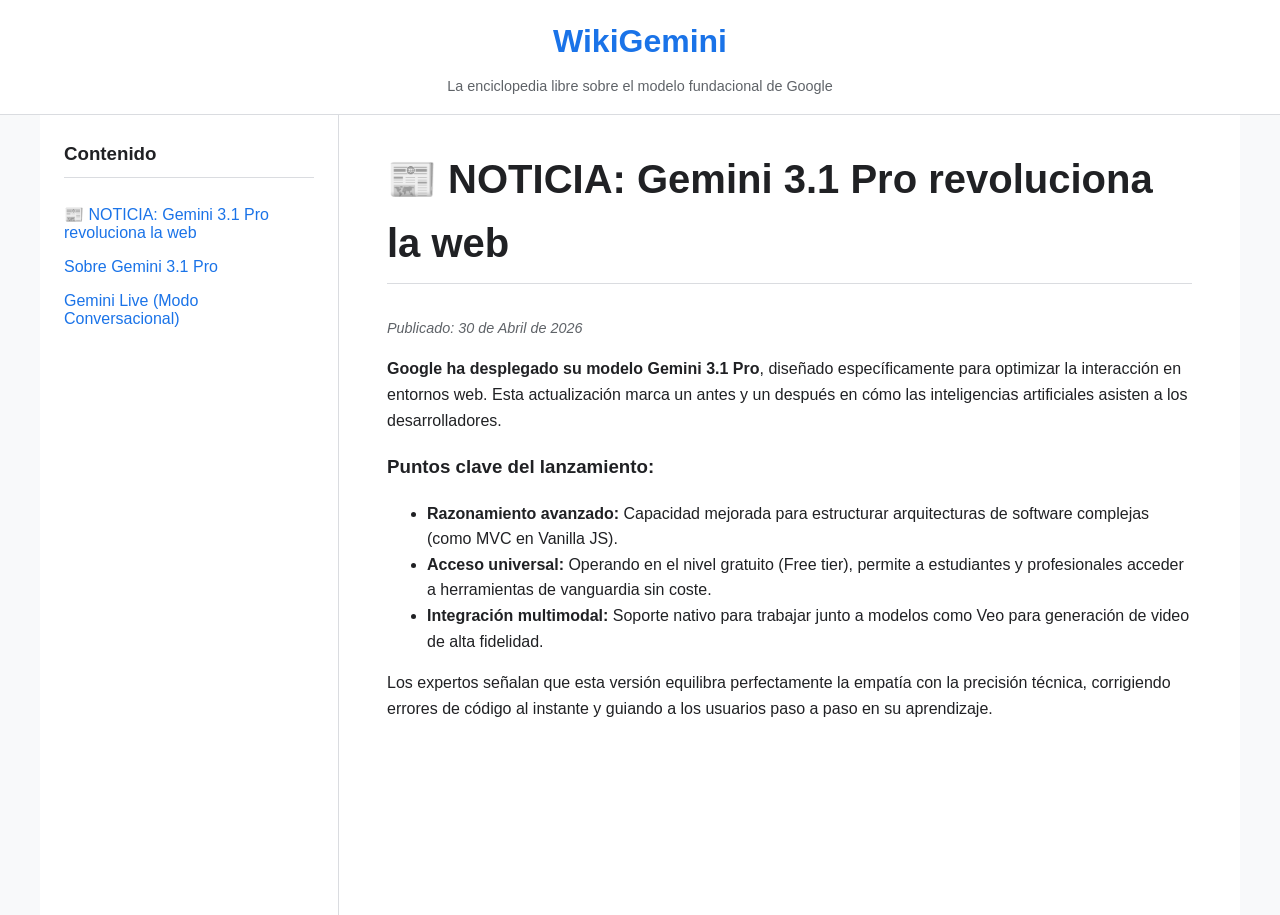
<file: index.html>
<!DOCTYPE html>
<html lang="es">
<head>
    <meta charset="UTF-8">
    <meta name="viewport" content="width=device-width, initial-scale=1.0">
    <title>Gemini Wiki | Documentación Oficial</title>
    <link rel="stylesheet" href="./css/main.css">
    <script type="module" src="./js/app.js" defer></script>
</head>
<body>
    <header class="wiki-header">
        <h1>WikiGemini</h1>
        <p>La enciclopedia libre sobre el modelo fundacional de Google</p>
    </header>

    <main class="wiki-container">
        <aside class="wiki-sidebar">
            <h3>Contenido</h3>
            <nav id="wiki-menu">
                <p>Cargando menú...</p>
            </nav>
        </aside>

        <section id="wiki-content" class="wiki-article">
            <h2>Bienvenido a WikiGemini</h2>
            <p>Selecciona un artículo en el menú de la izquierda para comenzar.</p>
        </section>
    </main>
</body>
</html>
</file>
<file: css/main.css>
:root {
    --primary-color: #1a73e8; /* Azul Google */
    --bg-color: #f8f9fa;
    --sidebar-bg: #ffffff;
    --text-color: #202124;
    --border-color: #dadce0;
}

body {
    font-family: -apple-system, BlinkMacSystemFont, 'Segoe UI', Roboto, Helvetica, Arial, sans-serif;
    margin: 0;
    background-color: var(--bg-color);
    color: var(--text-color);
    line-height: 1.6;
}

.wiki-header {
    background-color: white;
    border-bottom: 1px solid var(--border-color);
    padding: 1rem 2rem;
    text-align: center;
}

.wiki-header h1 {
    margin: 0;
    color: var(--primary-color);
    font-size: 2rem;
}

.wiki-header p {
    margin: 0.5rem 0 0;
    color: #5f6368;
    font-size: 0.9rem;
}

.wiki-container {
    display: flex;
    max-width: 1200px;
    margin: 0 auto;
    min-height: calc(100vh - 100px);
}

.wiki-sidebar {
    width: 250px;
    background-color: var(--sidebar-bg);
    border-right: 1px solid var(--border-color);
    padding: 1.5rem;
}

.wiki-sidebar h3 {
    margin-top: 0;
    border-bottom: 1px solid var(--border-color);
    padding-bottom: 0.5rem;
}

.wiki-sidebar nav ul {
    list-style: none;
    padding: 0;
    margin: 0;
}

.wiki-sidebar nav button {
    background: none;
    border: none;
    color: var(--primary-color);
    text-align: left;
    width: 100%;
    padding: 0.5rem 0;
    cursor: pointer;
    font-size: 1rem;
}

.wiki-sidebar nav button:hover {
    text-decoration: underline;
}

.wiki-article {
    flex: 1;
    padding: 2rem 3rem;
    background-color: white;
}

.wiki-article h2 {
    font-size: 2.5rem;
    border-bottom: 1px solid var(--border-color);
    padding-bottom: 0.5rem;
    margin-top: 0;
}
</file>
